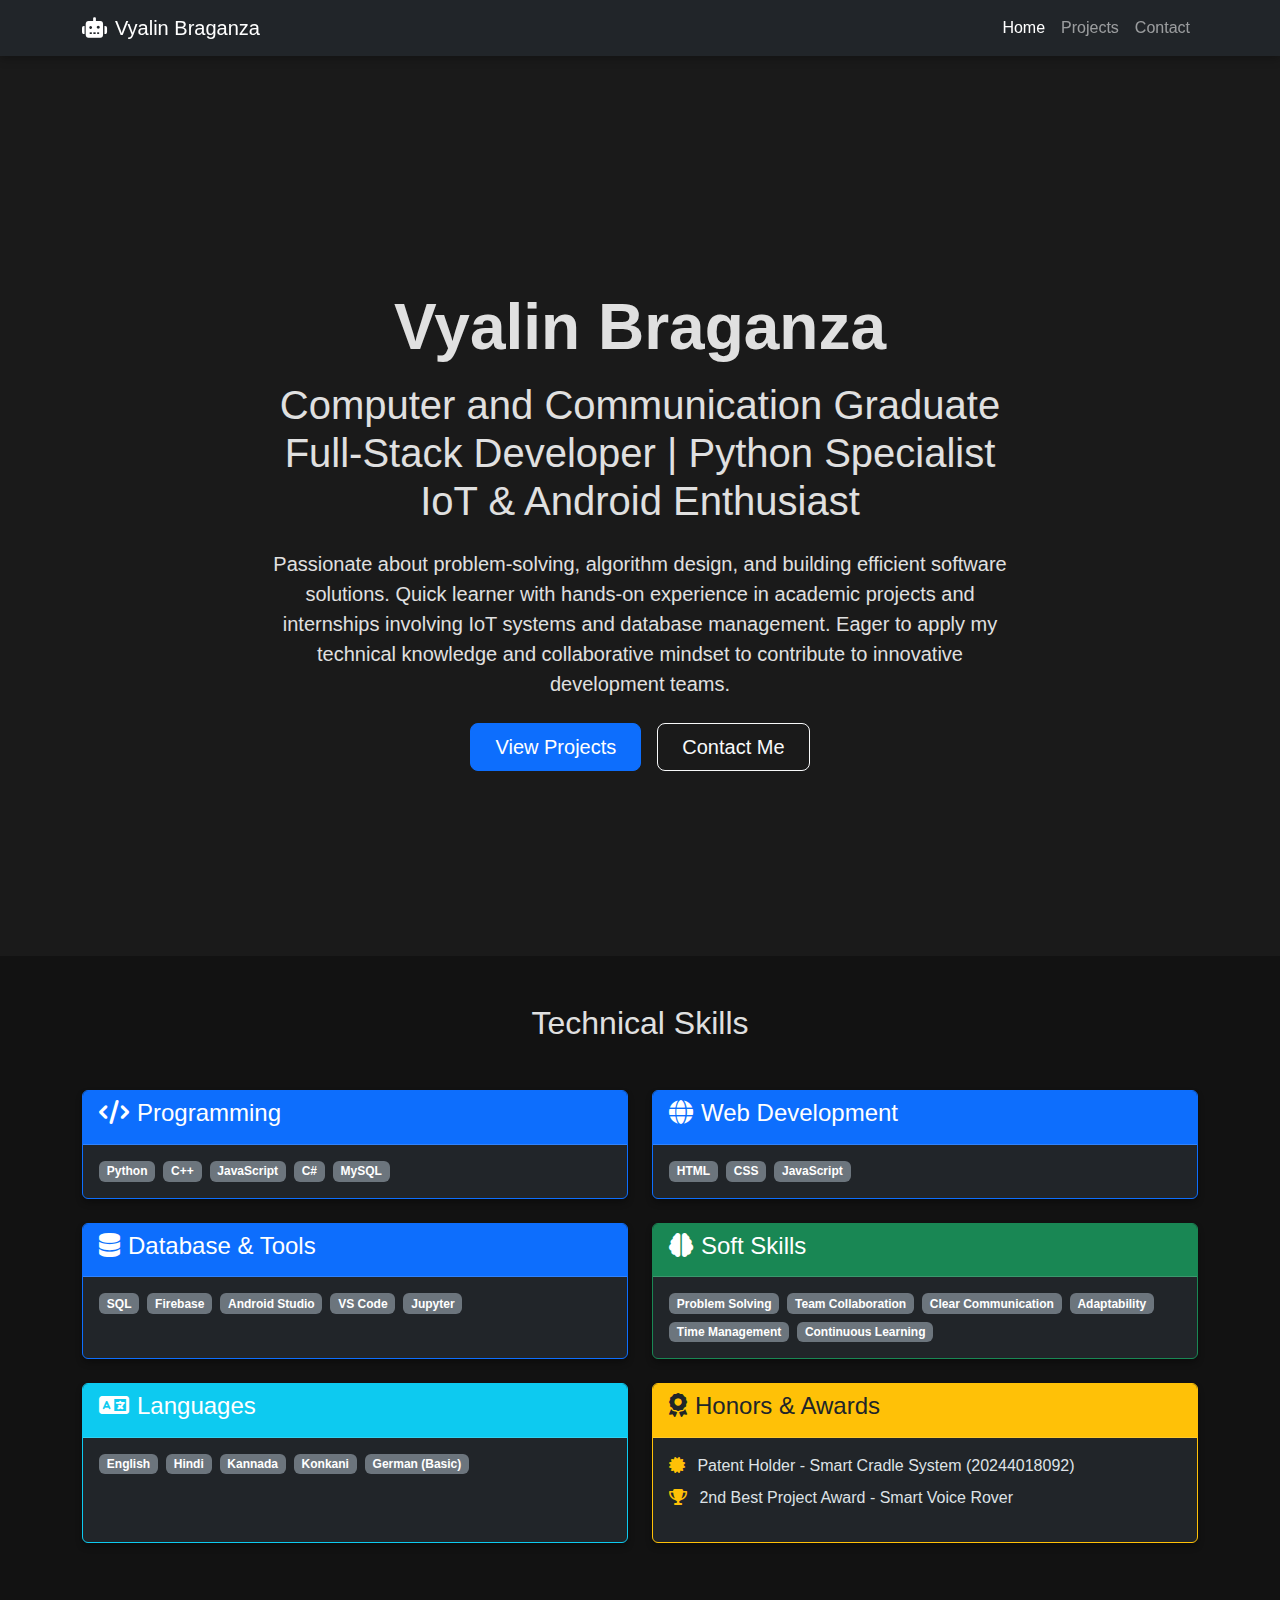
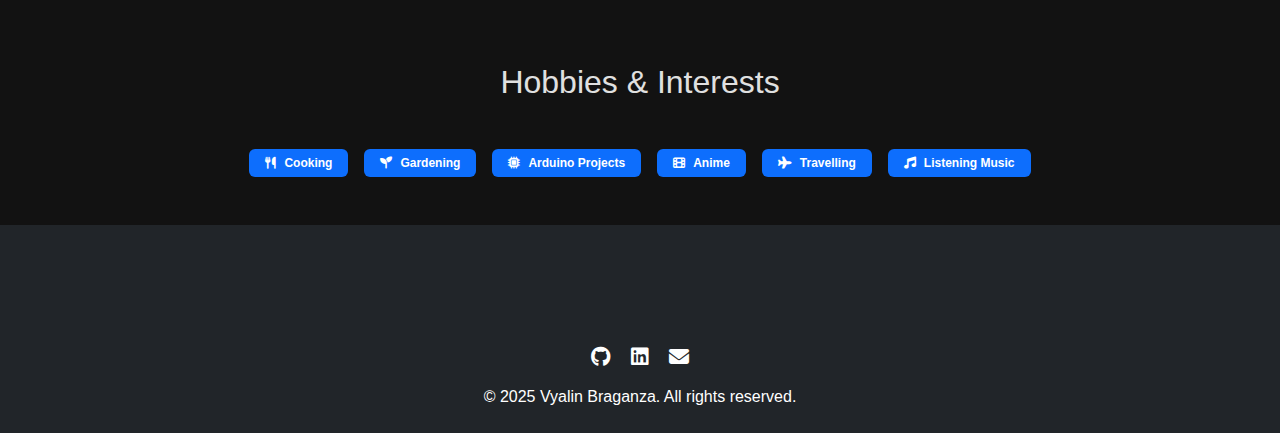
<file: index.html>
<!DOCTYPE html>
<html lang="en" data-bs-theme="dark">
<head>
    <meta charset="UTF-8">
    <meta name="viewport" content="width=device-width, initial-scale=1.0">
    <title>Vyalin Braganza | Portfolio</title>
    <link href="https://cdn.jsdelivr.net/npm/bootstrap@5.3.0/dist/css/bootstrap.min.css" rel="stylesheet">
    <link href="css/custom.css" rel="stylesheet">
    <link rel="stylesheet" href="https://cdnjs.cloudflare.com/ajax/libs/font-awesome/6.4.0/css/all.min.css">
</head>
<body>
    <!-- Navigation -->
    <nav class="navbar navbar-expand-lg navbar-dark bg-dark fixed-top">
        <div class="container">
            <a class="navbar-brand" href="/Vbraganza-Portfolio/index.html">
                <i class="fas fa-robot me-2"></i>Vyalin Braganza
            </a>
            <button class="navbar-toggler" type="button" data-bs-toggle="collapse" data-bs-target="#navbarNav">
                <span class="navbar-toggler-icon"></span>
            </button>
            <div class="collapse navbar-collapse" id="navbarNav">
                <ul class="navbar-nav ms-auto">
                    <li class="nav-item">
                        <a class="nav-link active" href="/Vbraganza-Portfolio/projects.html">Home</a>
                    </li>
                    <li class="nav-item">
                        <a class="nav-link" href="/Vbraganza-Portfolio/projects.html">Projects</a>
                    </li>
                    <li class="nav-item">
                        <a class="nav-link" href="/Vbraganza-Portfolio/contact.html">Contact</a>
                    </li>
                </ul>
            </div>
        </div>
    </nav>

   <!-- Hero Section -->
<section class="hero-section d-flex align-items-center">
    <div class="container">
        <div class="row justify-content-center">
            <div class="col-lg-8 text-center">
                <!-- Main Heading with Your Name -->
                 <br><br>
                <h1 class="display-3 fw-bold mb-3">Vyalin Braganza</h1>
                
                <!-- Professional Titles -->
                <h2 class="display-6 mb-4">
                    <span class="d-block">Computer and Communication Graduate</span>
                    <span class="d-block">Full-Stack Developer | Python Specialist</span>
                    <span class="d-block">IoT & Android Enthusiast</span>
                </h2>
                
                <!-- Description Paragraph -->
                <p class="lead mb-4">
                    Passionate about problem-solving, algorithm design, and building efficient software solutions. 
                    Quick learner with hands-on experience in academic projects and internships involving IoT systems 
                    and database management. Eager to apply my technical knowledge and collaborative mindset to 
                    contribute to innovative development teams.
                </p>
                
                <!-- Call-to-Action Buttons -->
                <div class="d-flex gap-3 justify-content-center">
                    <a href="/Vbraganza-Portfolio/projects.html" class="btn btn-primary btn-lg px-4">View Projects</a>
                    <a href="/Vbraganza-Portfolio/contact.html" class="btn btn-outline-light btn-lg px-4">Contact Me</a>
                </div>
            </div>
        </div>
    </div>
</section>

    <!-- Technical Skills Section -->
    <section id="skills" class="py-5">
        <div class="container">
            <h2 class="text-center mb-5">Technical Skills</h2>
            
            <div class="row">
                <!-- Programming Languages -->
                <div class="col-md-6 mb-4">
                    <div class="card bg-dark border-primary h-100">
                        <div class="card-header bg-primary text-white">
                            <h4><i class="fas fa-code me-2"></i>Programming</h4>
                        </div>
                        <div class="card-body">
                            <div class="d-flex flex-wrap gap-2">
                                <span class="badge bg-secondary">Python</span>
                                <span class="badge bg-secondary">C++</span>
                                <span class="badge bg-secondary">JavaScript</span>
                                <span class="badge bg-secondary">C#</span>
                                <span class="badge bg-secondary">MySQL</span>
                            </div>
                        </div>
                    </div>
                </div>
                
                <!-- Web Development -->
                <div class="col-md-6 mb-4">
                    <div class="card bg-dark border-primary h-100">
                        <div class="card-header bg-primary text-white">
                            <h4><i class="fas fa-globe me-2"></i>Web Development</h4>
                        </div>
                        <div class="card-body">
                            <div class="d-flex flex-wrap gap-2">
                                <span class="badge bg-secondary">HTML</span>
                                <span class="badge bg-secondary">CSS</span>
                                <span class="badge bg-secondary">JavaScript</span>
                            </div>
                        </div>
                    </div>
                </div>
                
                <!-- Database & Tools -->
                <div class="col-md-6 mb-4">
                    <div class="card bg-dark border-primary h-100">
                        <div class="card-header bg-primary text-white">
                            <h4><i class="fas fa-database me-2"></i>Database & Tools</h4>
                        </div>
                        <div class="card-body">
                            <div class="d-flex flex-wrap gap-2">
                                <span class="badge bg-secondary">SQL</span>
                                <span class="badge bg-secondary">Firebase</span>
                                <span class="badge bg-secondary">Android Studio</span>
                                <span class="badge bg-secondary">VS Code</span>
                                <span class="badge bg-secondary">Jupyter</span>
                            </div>
                        </div>
                    </div>
                </div>
                
                <!-- Soft Skills -->
                <div class="col-md-6 mb-4">
                    <div class="card bg-dark border-success h-100">
                        <div class="card-header bg-success text-white">
                            <h4><i class="fas fa-brain me-2"></i>Soft Skills</h4>
                        </div>
                        <div class="card-body">
                            <div class="d-flex flex-wrap gap-2">
                                <span class="badge bg-secondary">Problem Solving</span>
                                <span class="badge bg-secondary">Team Collaboration</span>
                                <span class="badge bg-secondary">Clear Communication</span>
                                <span class="badge bg-secondary">Adaptability</span>
                                <span class="badge bg-secondary">Time Management</span>
                                <span class="badge bg-secondary">Continuous Learning</span>
                            </div>
                        </div>
                    </div>
                </div>
                
                <!-- Languages -->
                <div class="col-md-6 mb-4">
                    <div class="card bg-dark border-info h-100">
                        <div class="card-header bg-info text-white">
                            <h4><i class="fas fa-language me-2"></i>Languages</h4>
                        </div>
                        <div class="card-body">
                            <div class="d-flex flex-wrap gap-2">
                                <span class="badge bg-secondary">English</span>
                                <span class="badge bg-secondary">Hindi</span>
                                <span class="badge bg-secondary">Kannada</span>
                                <span class="badge bg-secondary">Konkani</span>
                                <span class="badge bg-secondary">German (Basic)</span>
                            </div>
                        </div>
                    </div>
                </div>
                
                <!-- Honors & Awards -->
                <div class="col-md-6 mb-4">
                    <div class="card bg-dark border-warning h-100">
                        <div class="card-header bg-warning text-dark">
                            <h4><i class="fas fa-award me-2"></i>Honors & Awards</h4>
                        </div>
                        <div class="card-body">
                            <ul class="list-unstyled">
                                <li class="mb-2">
                                    <i class="fas fa-certificate text-warning me-2"></i>
                                    Patent Holder - Smart Cradle System (20244018092)
                                </li>
                                <li>
                                    <i class="fas fa-trophy text-warning me-2"></i>
                                    2nd Best Project Award - Smart Voice Rover
                                </li>
                            </ul>
                        </div>
                    </div>
                </div>
            </div>
        </div>
    </section>

       <!-- Hobbies Section -->
    <section id="hobbies" class="py-5">
        <div class="container">
            <h2 class="text-center mb-5">Hobbies & Interests</h2>
            <div class="d-flex flex-wrap justify-content-center gap-3">
                <span class="badge bg-primary py-2 px-3"><i class="fas fa-utensils me-2"></i>Cooking</span>
                <span class="badge bg-primary py-2 px-3"><i class="fas fa-seedling me-2"></i>Gardening</span>
                <span class="badge bg-primary py-2 px-3"><i class="fas fa-microchip me-2"></i>Arduino Projects</span>
                <span class="badge bg-primary py-2 px-3"><i class="fas fa-film me-2"></i>Anime</span>
                <span class="badge bg-primary py-2 px-3"><i class="fas fa-plane me-2"></i>Travelling</span>
                <span class="badge bg-primary py-2 px-3"><i class="fas fa-music me-2"></i>Listening Music</span>
            </div>
        </div>
    </section>

    <!-- Spacer Section -->
    <div class="py-5 bg-dark"></div>


    <!-- Footer -->
    <footer class="bg-dark text-white py-4">
        <div class="container text-center">
            <div class="social-links mb-3">
                <a href="https://github.com/Vbraganza30" class="text-white mx-2"><i class="fab fa-github fa-lg"></i></a>
                <a href="https://www.linkedin.com/in/vyalin-braganza-59919824b" class="text-white mx-2"><i class="fab fa-linkedin fa-lg"></i></a>
                <a href="mailto:vyalinbraganza@gmail.com" class="text-white mx-2"><i class="fas fa-envelope fa-lg"></i></a>
            </div>
            <p class="mb-0">&copy; 2025 Vyalin Braganza. All rights reserved.</p>
        </div>
    </footer>

    <script src="https://cdn.jsdelivr.net/npm/bootstrap@5.3.0/dist/js/bootstrap.bundle.min.js"></script>
    <script src="js/custom.js"></script>
</body>

</html>
</file>
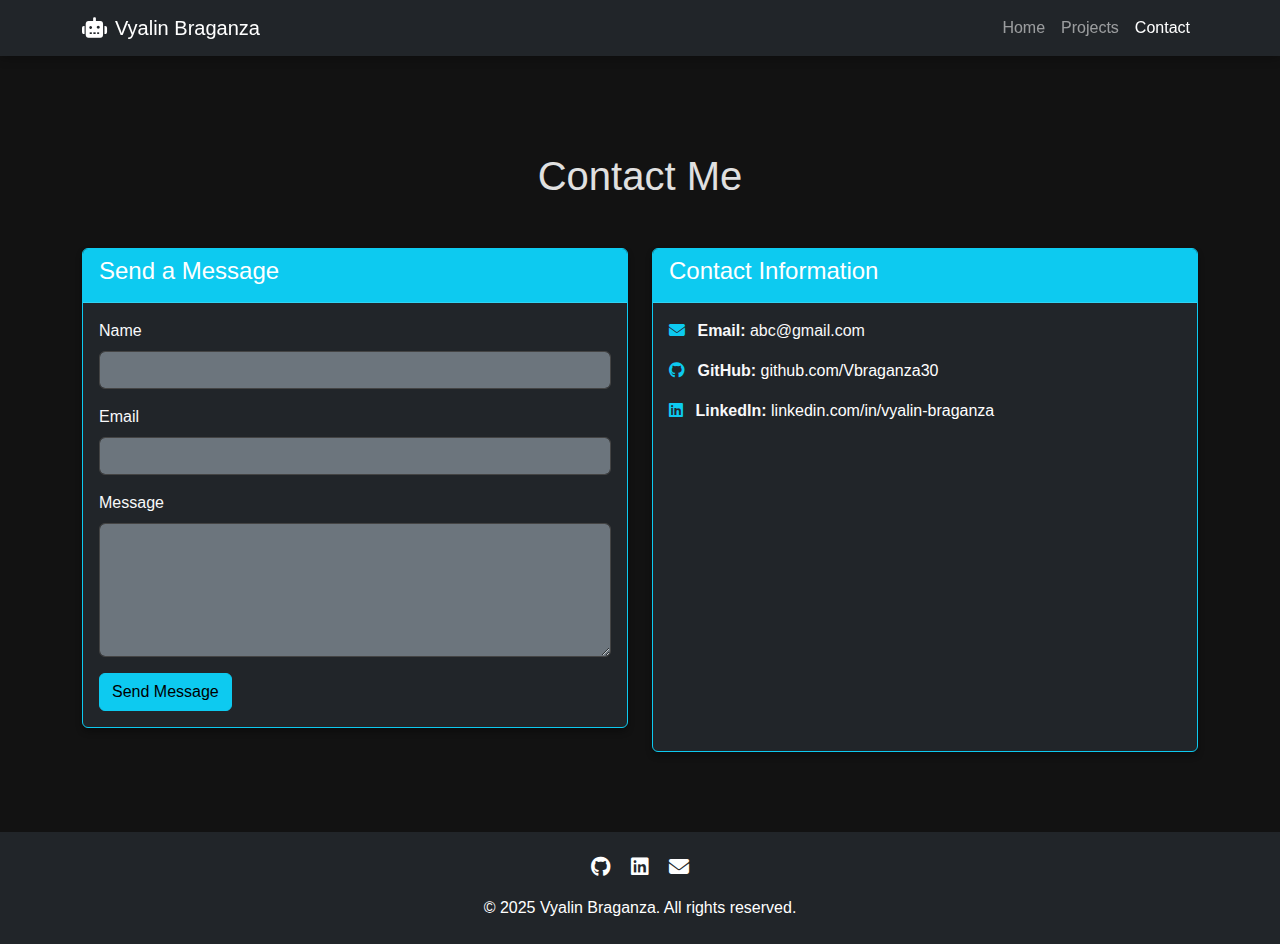
<file: contact.html>
<!DOCTYPE html>
<html lang="en" data-bs-theme="dark">
<head>
    <meta charset="UTF-8">
    <meta name="viewport" content="width=device-width, initial-scale=1.0">
    <title>Contact | Vyalin Braganza</title>
    <link href="https://cdn.jsdelivr.net/npm/bootstrap@5.3.0/dist/css/bootstrap.min.css" rel="stylesheet">
    <link href="css/custom.css" rel="stylesheet">
    <link rel="stylesheet" href="https://cdnjs.cloudflare.com/ajax/libs/font-awesome/6.4.0/css/all.min.css">
</head>
<body>
    <!-- Navigation -->
    <nav class="navbar navbar-expand-lg navbar-dark bg-dark fixed-top">
        <div class="container">
            <a class="navbar-brand" href="index.html">
                <i class="fas fa-robot me-2"></i>Vyalin Braganza
            </a>
            <button class="navbar-toggler" type="button" data-bs-toggle="collapse" data-bs-target="#navbarNav">
                <span class="navbar-toggler-icon"></span>
            </button>
            <div class="collapse navbar-collapse" id="navbarNav">
                <ul class="navbar-nav ms-auto">
                    <li class="nav-item">
                        <a class="nav-link" href="index.html">Home</a>
                    </li>
                    <li class="nav-item">
                        <a class="nav-link" href="projects.html">Projects</a>
                    </li>
                    <li class="nav-item">
                        <a class="nav-link active" href="contact.html">Contact</a>
                    </li>
                </ul>
            </div>
        </div>
    </nav>

    <!-- Contact Section -->
    <main class="container my-5 pt-5">
        <h1 class="text-center mb-5">Contact Me</h1>
        
        <div class="row">
            <div class="col-lg-6 mb-4">
                <div class="card bg-dark text-light border-info h-100">
                    <div class="card-header bg-info text-white">
                        <h4>Send a Message</h4>
                    </div>
                    <div class="card-body">
                        <!-- Netlify Form (Minimal Changes) -->
                        <form name="contact" method="POST" netlify netlify-honeypot="bot-field">
                            <input type="hidden" name="form-name" value="contact">
                            <p class="d-none">
                                <label>Don't fill this out: <input name="bot-field"></label>
                            </p>
                            
                            <div class="mb-3">
                                <label for="name" class="form-label">Name</label>
                                <input type="text" class="form-control bg-secondary text-white" id="name" name="name" required>
                                <div class="invalid-feedback">Please enter your name</div>
                            </div>
                            <div class="mb-3">
                                <label for="email" class="form-label">Email</label>
                                <input type="email" class="form-control bg-secondary text-white" id="email" name="email" required>
                                <div class="invalid-feedback">Please enter a valid email</div>
                            </div>
                            <div class="mb-3">
                                <label for="message" class="form-label">Message</label>
                                <textarea class="form-control bg-secondary text-white" id="message" name="message" rows="5" required></textarea>
                                <div class="invalid-feedback">Please enter your message</div>
                            </div>
                            <button type="submit" class="btn btn-info">Send Message</button>
                            <div class="alert alert-success mt-3 d-none" id="form-success">
                                Thank you! Your message has been sent.
                            </div>
                        </form>
                    </div>
                </div>
            </div>
            <div class="col-lg-6">
                <div class="card bg-dark text-light border-info h-100">
                    <div class="card-header bg-info text-white">
                        <h4>Contact Information</h4>
                    </div>
                    <div class="card-body">
                        <ul class="list-unstyled">
                            <li class="mb-3">
                                <i class="fas fa-envelope me-2 text-info"></i>
                                <strong>Email:</strong> abc@gmail.com
                            </li>
                            <li class="mb-3">
                                <i class="fab fa-github me-2 text-info"></i>
                                <strong>GitHub:</strong> 
                                <a href="https://github.com/Vbraganza30" class="text-white">github.com/Vbraganza30</a>
                            </li>
                            <li class="mb-3">
                                <i class="fab fa-linkedin me-2 text-info"></i>
                                <strong>LinkedIn:</strong> 
                                <a href="https://www.linkedin.com/in/vyalin-braganza-59919824b" class="text-white">linkedin.com/in/vyalin-braganza</a>
                            </li>
                        </ul>
                    </div>
                </div>
            </div>
        </div>
    </main>

    <!-- Footer -->
    <footer class="bg-dark text-white py-4">
        <div class="container text-center">
            <div class="social-links mb-3">
                <a href="https://github.com/Vbraganza30" class="text-white mx-2"><i class="fab fa-github fa-lg"></i></a>
                <a href="https://www.linkedin.com/in/vyalin-braganza-59919824b" class="text-white mx-2"><i class="fab fa-linkedin fa-lg"></i></a>
                <a href="mailto:abc@gmail.com" class="text-white mx-2"><i class="fas fa-envelope fa-lg"></i></a>
            </div>
            <p class="mb-0">&copy; 2025 Vyalin Braganza. All rights reserved.</p>
        </div>
    </footer>

    <script src="https://cdn.jsdelivr.net/npm/bootstrap@5.3.0/dist/js/bootstrap.bundle.min.js"></script>
    <script src="js/custom.js"></script>
    <!-- Minimal Form Success Script -->
    <script>
        if (document.querySelector('form[netlify]')) {
            document.querySelector('form').addEventListener('submit', function() {
                document.getElementById('form-success').classList.remove('d-none');
                setTimeout(() => {
                    document.getElementById('form-success').classList.add('d-none');
                }, 5000);
            });
        }
    </script>
</body>
</html>
</file>
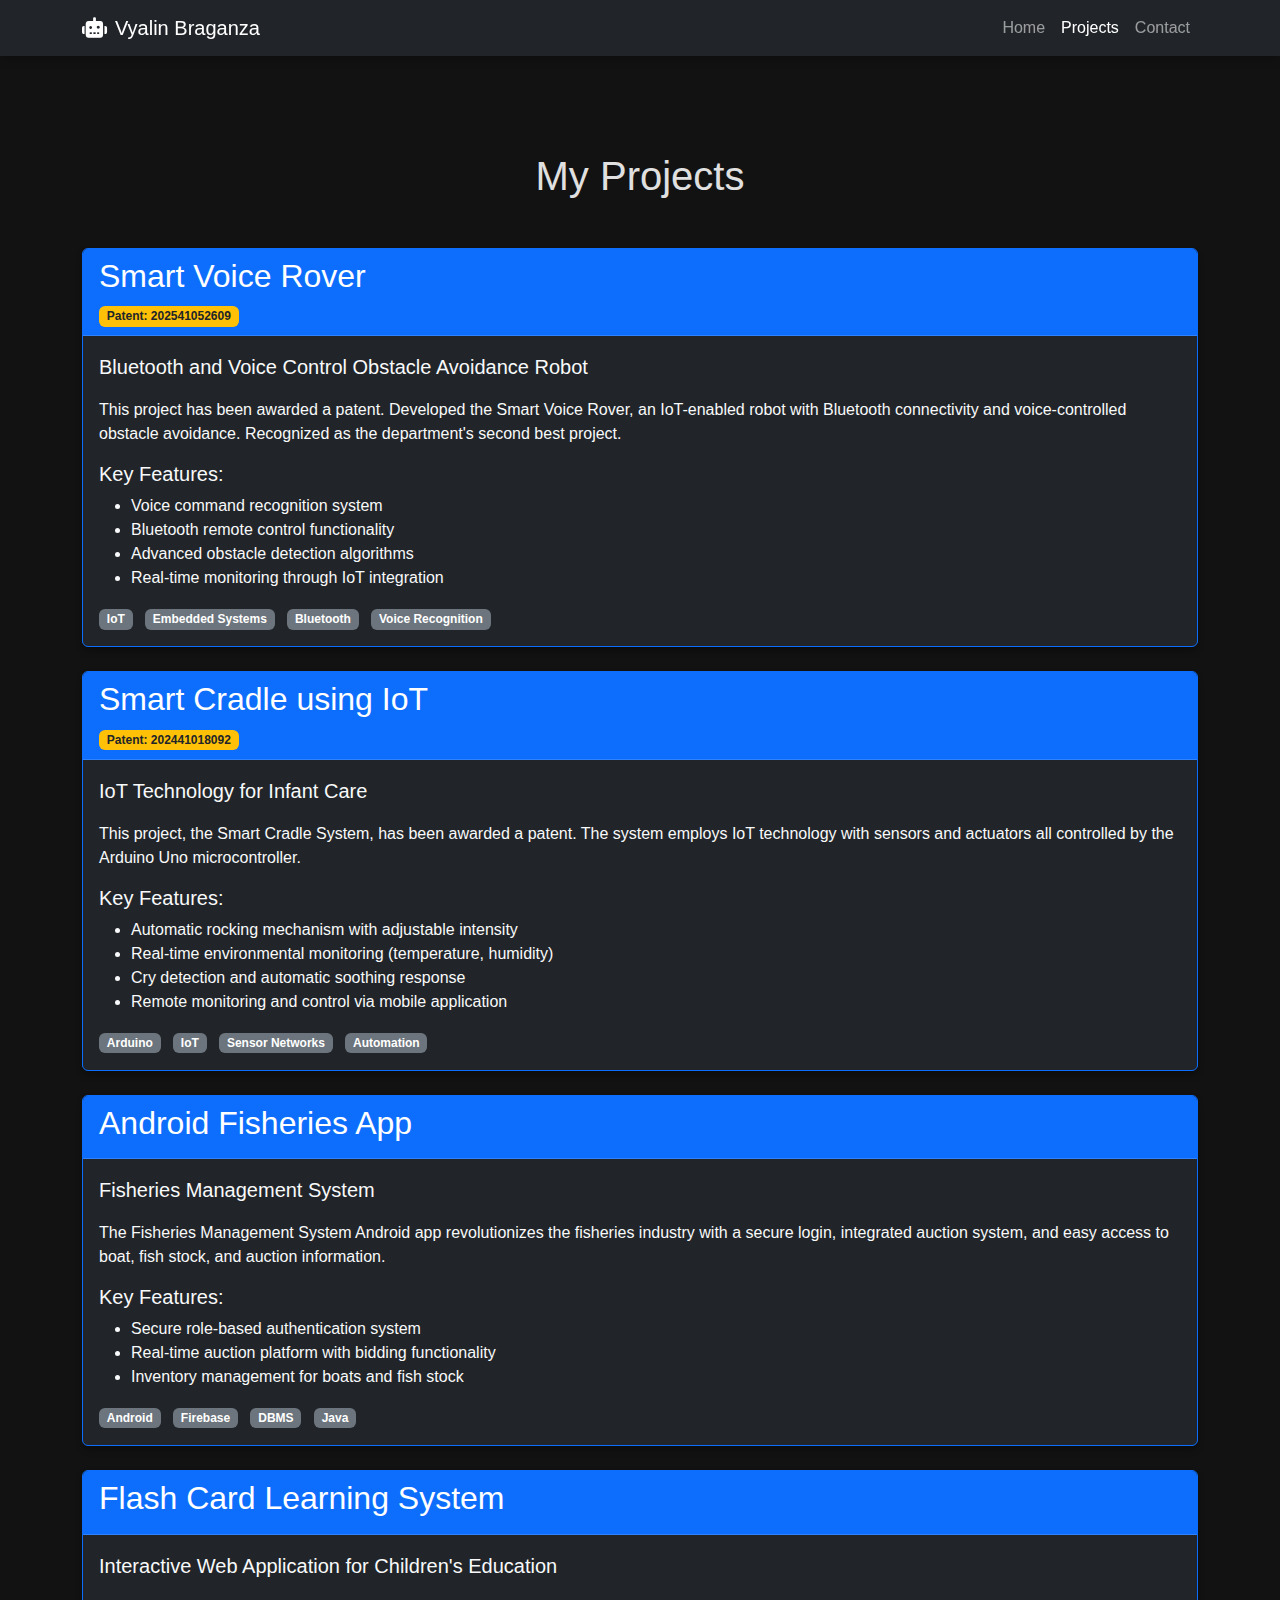
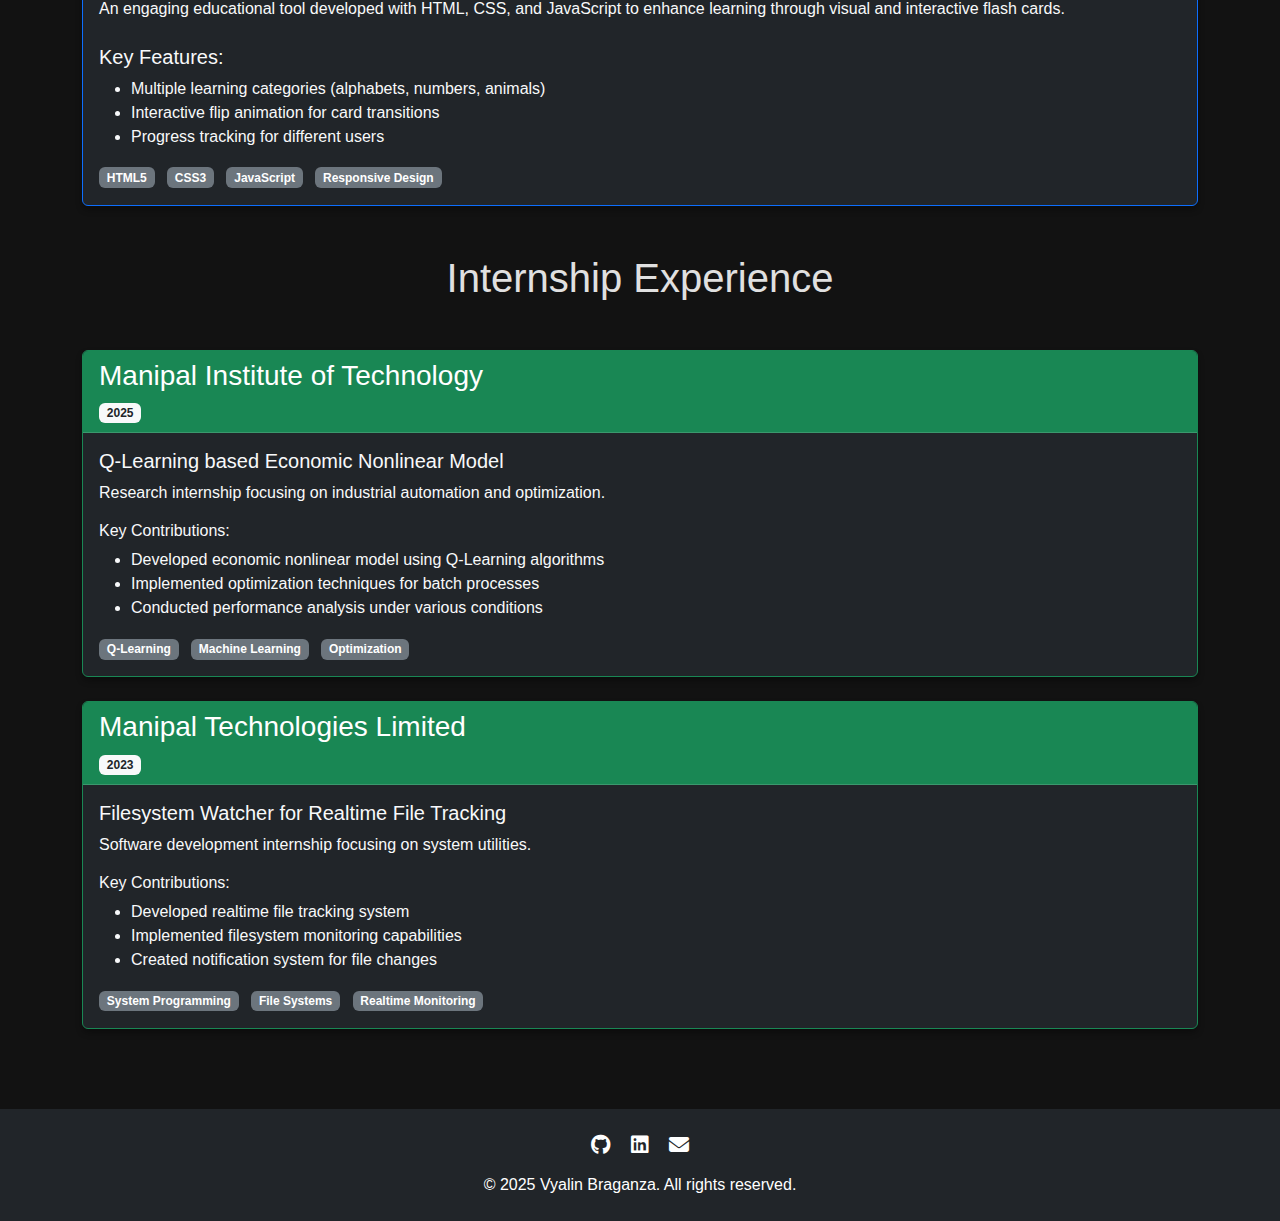
<file: projects.html>
<!DOCTYPE html>
<html lang="en" data-bs-theme="dark">
<head>
    <meta charset="UTF-8">
    <meta name="viewport" content="width=device-width, initial-scale=1.0">
    <title>Projects | Vyalin Braganza</title>
    <link href="https://cdn.jsdelivr.net/npm/bootstrap@5.3.0/dist/css/bootstrap.min.css" rel="stylesheet">
    <link href="css/custom.css" rel="stylesheet">
    <link rel="stylesheet" href="https://cdnjs.cloudflare.com/ajax/libs/font-awesome/6.4.0/css/all.min.css">
</head>
<body>
    <!-- Navigation -->
    <nav class="navbar navbar-expand-lg navbar-dark bg-dark fixed-top">
        <div class="container">
            <a class="navbar-brand" href="index.html">
                <i class="fas fa-robot me-2"></i>Vyalin Braganza
            </a>
            <button class="navbar-toggler" type="button" data-bs-toggle="collapse" data-bs-target="#navbarNav">
                <span class="navbar-toggler-icon"></span>
            </button>
            <div class="collapse navbar-collapse" id="navbarNav">
                <ul class="navbar-nav ms-auto">
                    <li class="nav-item">
                        <a class="nav-link" href="index.html">Home</a>
                    </li>
                    <li class="nav-item">
                        <a class="nav-link active" href="projects.html">Projects</a>
                    </li>
                    <li class="nav-item">
                        <a class="nav-link" href="contact.html">Contact</a>
                    </li>
                </ul>
            </div>
        </div>
    </nav>

    <!-- Projects Section -->
    <main class="container my-5 pt-5">
        <h1 class="text-center mb-5">My Projects</h1>
        
        <!-- Smart Voice Rover -->
        <div class="card bg-dark text-light mb-4 border-primary">
            <div class="card-header bg-primary text-white">
                <h2>Smart Voice Rover</h2>
                <span class="badge bg-warning text-dark">Patent: 202541052609</span>
            </div>
            <div class="card-body">
                <p class="lead">Bluetooth and Voice Control Obstacle Avoidance Robot</p>
                <p>This project has been awarded a patent. Developed the Smart Voice Rover, an IoT-enabled robot with Bluetooth connectivity and voice-controlled obstacle avoidance. Recognized as the department's second best project.</p>
                <h5>Key Features:</h5>
                <ul>
                    <li>Voice command recognition system</li>
                    <li>Bluetooth remote control functionality</li>
                    <li>Advanced obstacle detection algorithms</li>
                    <li>Real-time monitoring through IoT integration</li>
                </ul>
                <div class="mt-3">
                    <span class="badge bg-secondary me-2">IoT</span>
                    <span class="badge bg-secondary me-2">Embedded Systems</span>
                    <span class="badge bg-secondary me-2">Bluetooth</span>
                    <span class="badge bg-secondary">Voice Recognition</span>
                </div>
            </div>
        </div>

        <!-- Smart Cradle -->
        <div class="card bg-dark text-light mb-4 border-primary">
            <div class="card-header bg-primary text-white">
                <h2>Smart Cradle using IoT</h2>
                <span class="badge bg-warning text-dark">Patent: 202441018092</span>
            </div>
            <div class="card-body">
                <p class="lead">IoT Technology for Infant Care</p>
                <p>This project, the Smart Cradle System, has been awarded a patent. The system employs IoT technology with sensors and actuators all controlled by the Arduino Uno microcontroller.</p>
                <h5>Key Features:</h5>
                <ul>
                    <li>Automatic rocking mechanism with adjustable intensity</li>
                    <li>Real-time environmental monitoring (temperature, humidity)</li>
                    <li>Cry detection and automatic soothing response</li>
                    <li>Remote monitoring and control via mobile application</li>
                </ul>
                <div class="mt-3">
                    <span class="badge bg-secondary me-2">Arduino</span>
                    <span class="badge bg-secondary me-2">IoT</span>
                    <span class="badge bg-secondary me-2">Sensor Networks</span>
                    <span class="badge bg-secondary">Automation</span>
                </div>
            </div>
        </div>

        <!-- Fisheries App -->
        <div class="card bg-dark text-light mb-4 border-primary">
            <div class="card-header bg-primary text-white">
                <h2>Android Fisheries App</h2>
            </div>
            <div class="card-body">
                <p class="lead">Fisheries Management System</p>
                <p>The Fisheries Management System Android app revolutionizes the fisheries industry with a secure login, integrated auction system, and easy access to boat, fish stock, and auction information.</p>
                <h5>Key Features:</h5>
                <ul>
                    <li>Secure role-based authentication system</li>
                    <li>Real-time auction platform with bidding functionality</li>
                    <li>Inventory management for boats and fish stock</li>
                    
                </ul>
                <div class="mt-3">
                    <span class="badge bg-secondary me-2">Android</span>
                    <span class="badge bg-secondary me-2">Firebase</span>
                    <span class="badge bg-secondary me-2">DBMS</span>
                    <span class="badge bg-secondary">Java</span>
                </div>
            </div>
        </div>
        <!-- Flash Card Learning System -->
<div class="card bg-dark text-light mb-4 border-primary">
    <div class="card-header bg-primary text-white">
        <h2>Flash Card Learning System</h2>
    </div>
    <div class="card-body">
        <p class="lead">Interactive Web Application for Children's Education</p>
        <p>An engaging educational tool developed with HTML, CSS, and JavaScript to enhance learning through visual and interactive flash cards.</p>
        
        <h5 class="mt-4">Key Features:</h5>
        <ul>
            <li>Multiple learning categories (alphabets, numbers, animals)</li>
            <li>Interactive flip animation for card transitions</li>
            <li>Progress tracking for different users</li>
            
        </ul>
        
        
        
        <div class="mt-3">
            <span class="badge bg-secondary me-2">HTML5</span>
            <span class="badge bg-secondary me-2">CSS3</span>
            <span class="badge bg-secondary me-2">JavaScript</span>
            <span class="badge bg-secondary">Responsive Design</span>
        </div>
    </div>
</div>

        <!-- Internships Section -->
        <h1 class="text-center mb-5 mt-5">Internship Experience</h1>
        
        <!-- MIT Internship -->
        <div class="card bg-dark text-light mb-4 border-success">
            <div class="card-header bg-success text-white">
                <h3>Manipal Institute of Technology</h3>
                <span class="badge bg-light text-dark">2025</span>
            </div>
            <div class="card-body">
                <h5>Q-Learning based Economic Nonlinear Model</h5>
                <p>Research internship focusing on industrial automation and optimization.</p>
                <h6>Key Contributions:</h6>
                <ul>
                    <li>Developed economic nonlinear model using Q-Learning algorithms</li>
                    <li>Implemented optimization techniques for batch processes</li>
                    <li>Conducted performance analysis under various conditions</li>
                </ul>
                <div class="mt-3">
                    <span class="badge bg-secondary me-2">Q-Learning</span>
                    <span class="badge bg-secondary me-2">Machine Learning</span>
                    <span class="badge bg-secondary">Optimization</span>
                </div>
            </div>
        </div>

        <!-- MTL Internship -->
        <div class="card bg-dark text-light border-success">
            <div class="card-header bg-success text-white">
                <h3>Manipal Technologies Limited</h3>
                <span class="badge bg-light text-dark">2023</span>
            </div>
            <div class="card-body">
                <h5>Filesystem Watcher for Realtime File Tracking</h5>
                <p>Software development internship focusing on system utilities.</p>
                <h6>Key Contributions:</h6>
                <ul>
                    <li>Developed realtime file tracking system</li>
                    <li>Implemented filesystem monitoring capabilities</li>
                    <li>Created notification system for file changes</li>
                </ul>
                <div class="mt-3">
                    <span class="badge bg-secondary me-2">System Programming</span>
                    <span class="badge bg-secondary me-2">File Systems</span>
                    <span class="badge bg-secondary">Realtime Monitoring</span>
                </div>
            </div>
        </div>
    </main>

    <!-- Footer -->
    <footer class="bg-dark text-white py-4">
        <div class="container text-center">
            <div class="social-links mb-3">
                <a href="https://github.com/Vbraganza30" class="text-white mx-2"><i class="fab fa-github fa-lg"></i></a>
                <a href="www.linkedin.com/in/vyalin-braganza-59919824b" class="text-white mx-2"><i class="fab fa-linkedin fa-lg"></i></a>
                <a href="mailto:abc@gmail.com" class="text-white mx-2"><i class="fas fa-envelope fa-lg"></i></a>
            </div>
            <p class="mb-0">&copy; 2025 Vyalin Braganza. All rights reserved.</p>
        </div>
    </footer>

    <script src="https://cdn.jsdelivr.net/npm/bootstrap@5.3.0/dist/js/bootstrap.bundle.min.js"></script>
    <script src="js/custom.js"></script>
</body>
</html>
</file>
<file: css/custom.css>
body {
    background-color: #121212;
    color: #e0e0e0;
    font-family: 'Segoe UI', Tahoma, Geneva, Verdana, sans-serif;
    padding-top: 56px;
}

/* Navigation */
.navbar {
    box-shadow: 0 2px 10px rgba(0,0,0,0.3);
}

.navbar-brand {
    font-weight: 500;
}

/* Hero Section */
.hero-section {
    min-height: 100vh;
    background-color: #1a1a1a;
}

/* Card Styling */
.card {
    transition: transform 0.3s ease, box-shadow 0.3s ease;
    box-shadow: 0 4px 6px rgba(0, 0, 0, 0.3);
}

.card:hover {
    transform: translateY(-5px);
    box-shadow: 0 10px 15px rgba(0, 0, 0, 0.4);
}

/* Form Styling */
.form-control {
    background-color: #2d2d2d;
    border: 1px solid #444;
    color: #fff;
}

.form-control:focus {
    background-color: #2d2d2d;
    border-color: #0dcaf0;
    box-shadow: 0 0 0 0.25rem rgba(13, 202, 240, 0.25);
    color: #fff;
}

/* Link Styling */
a {
    text-decoration: none;
    transition: color 0.2s ease;
}

a:hover {
    color: #0dcaf0 !important;
}

/* Section Spacing */
main {
    padding: 2rem 0;
}

/* Responsive Adjustments */
@media (max-width: 768px) {
    .hero-section {
        padding-top: 80px;
        padding-bottom: 80px;
        min-height: auto;
    }
    
    .card {
        margin-bottom: 1.5rem;
    }
}
</file>
